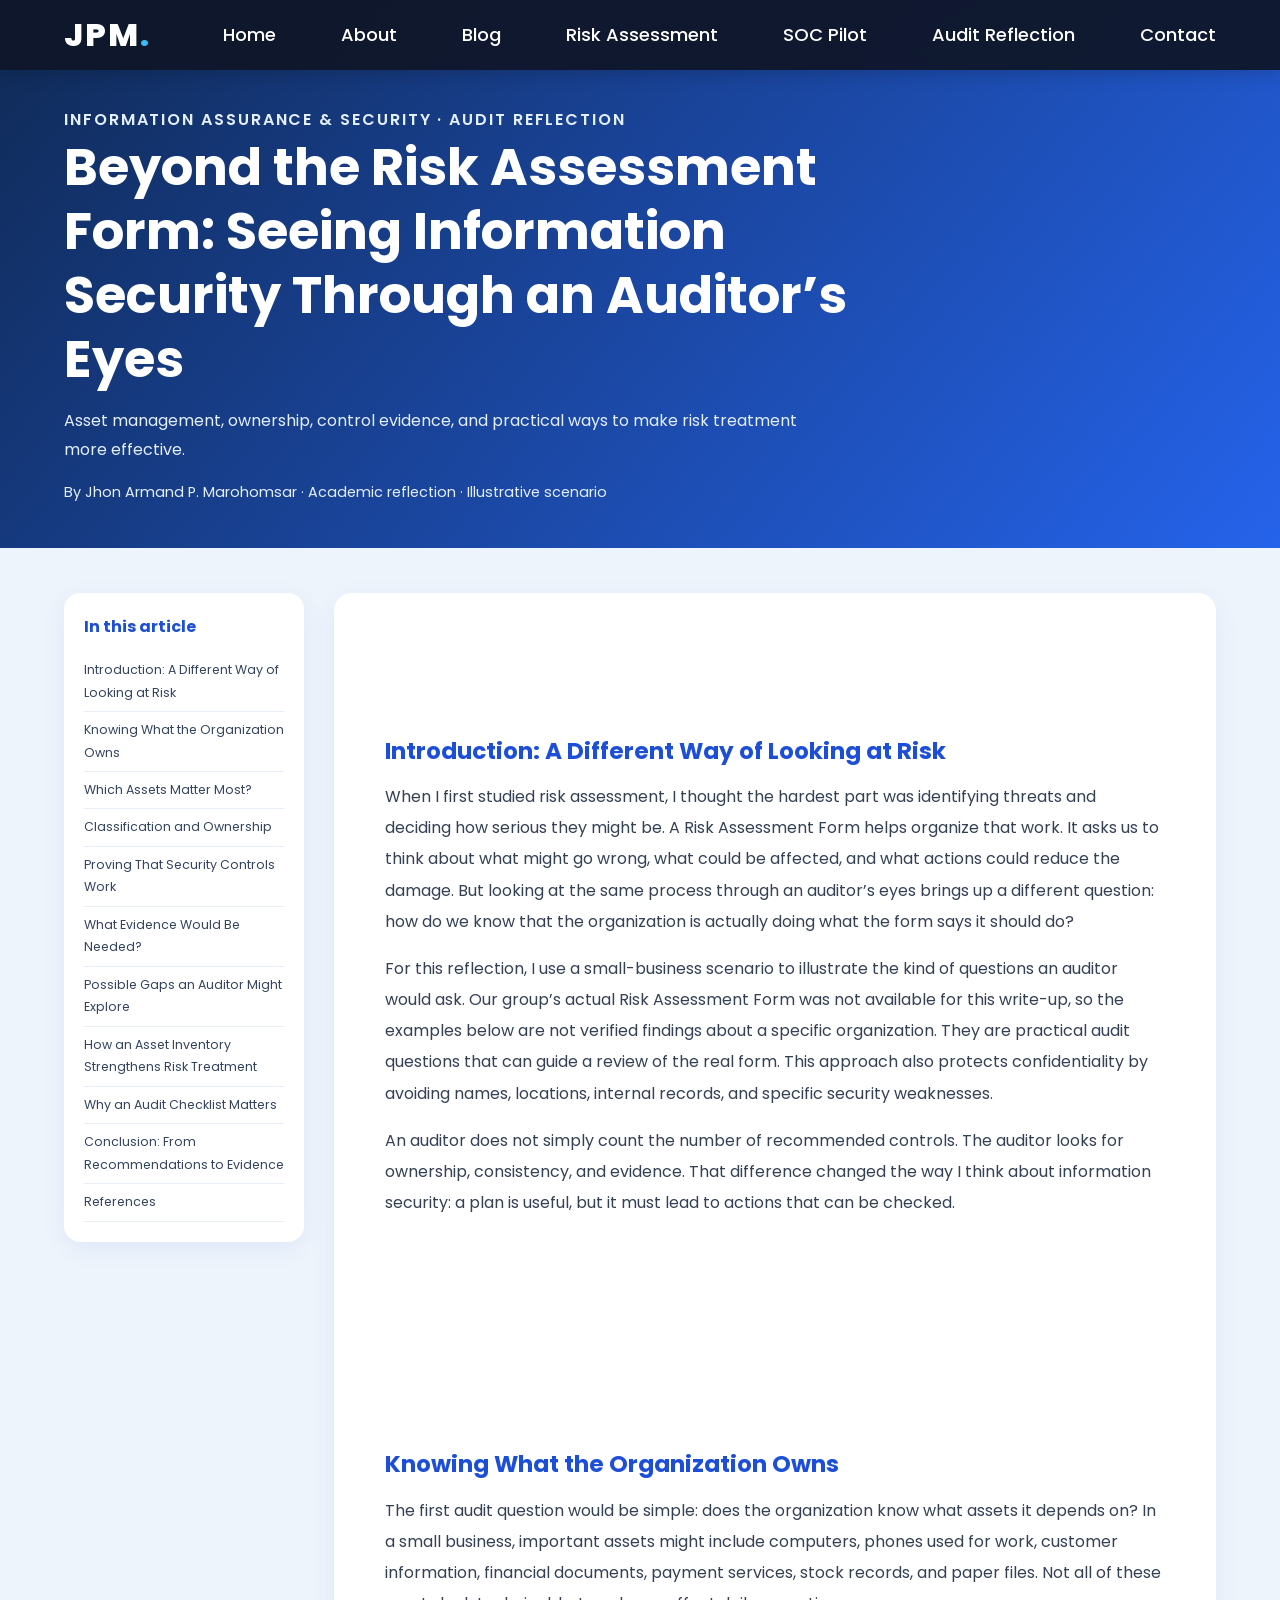
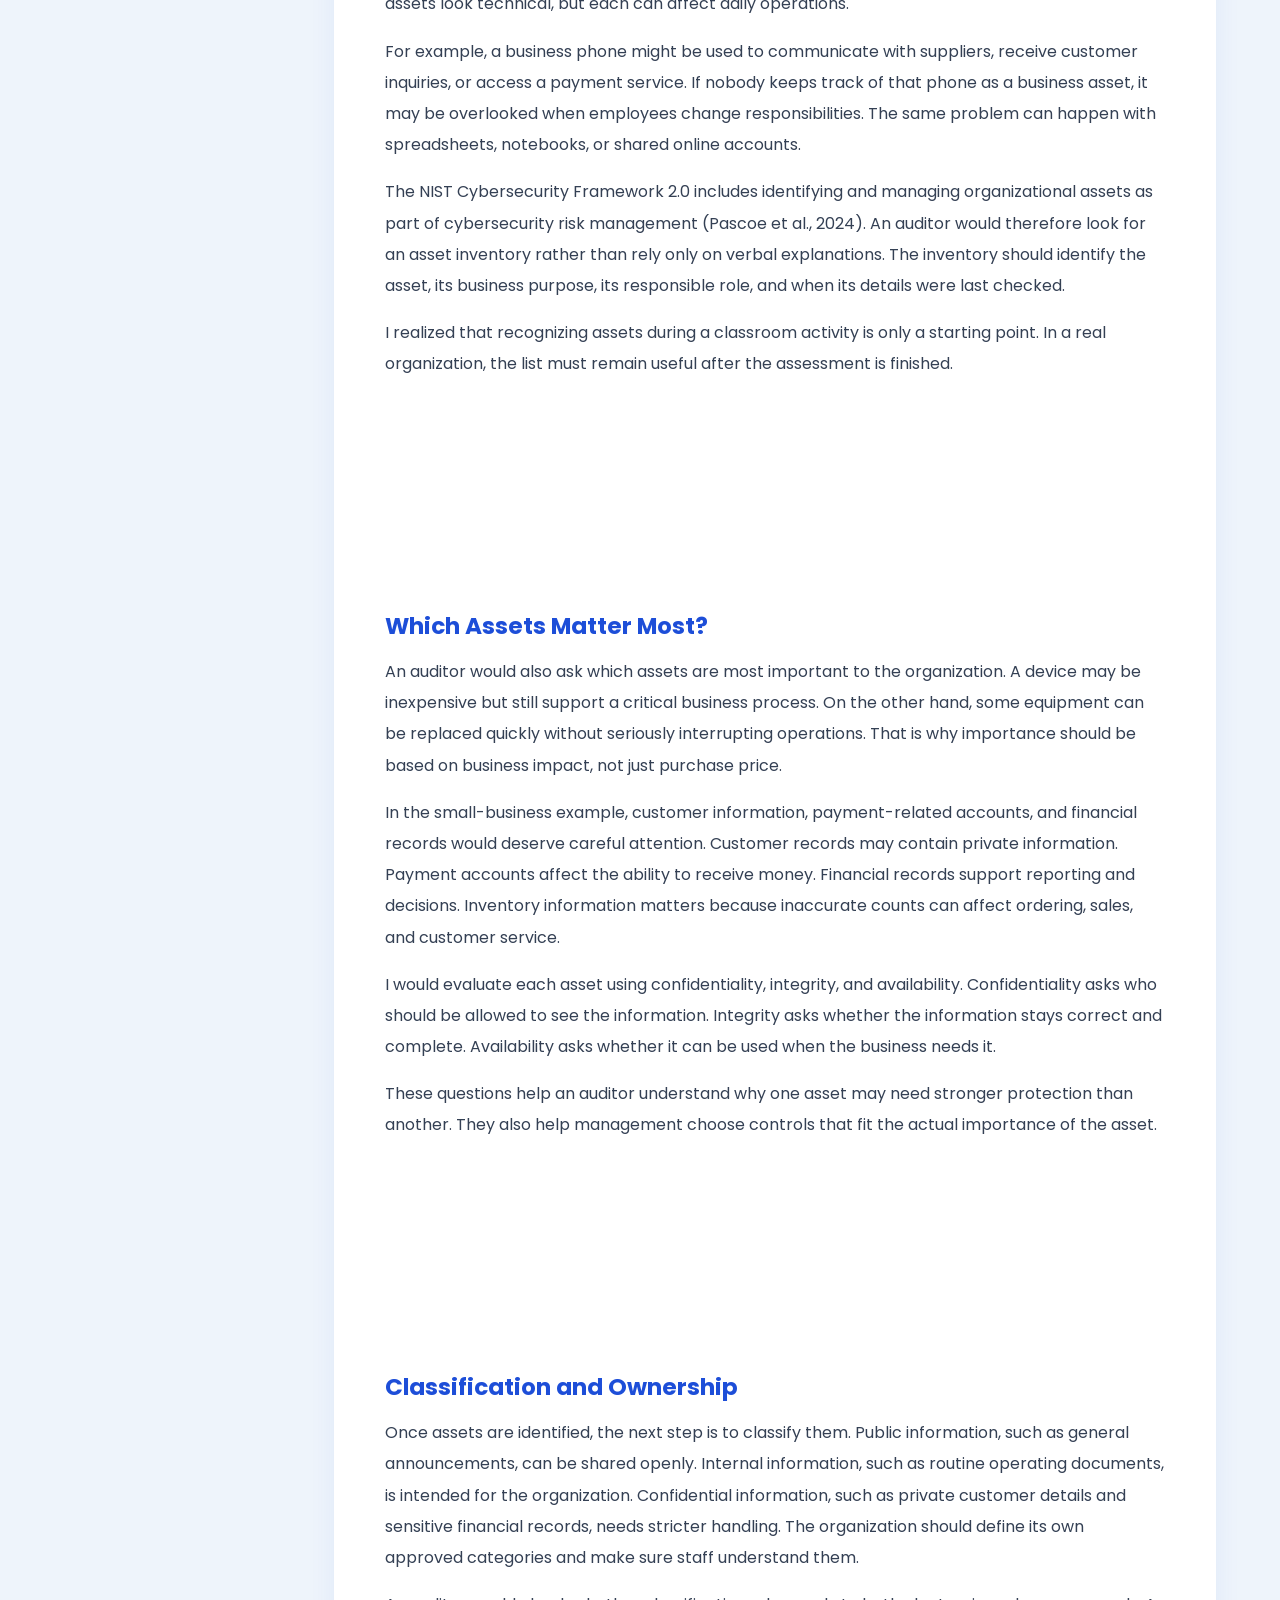
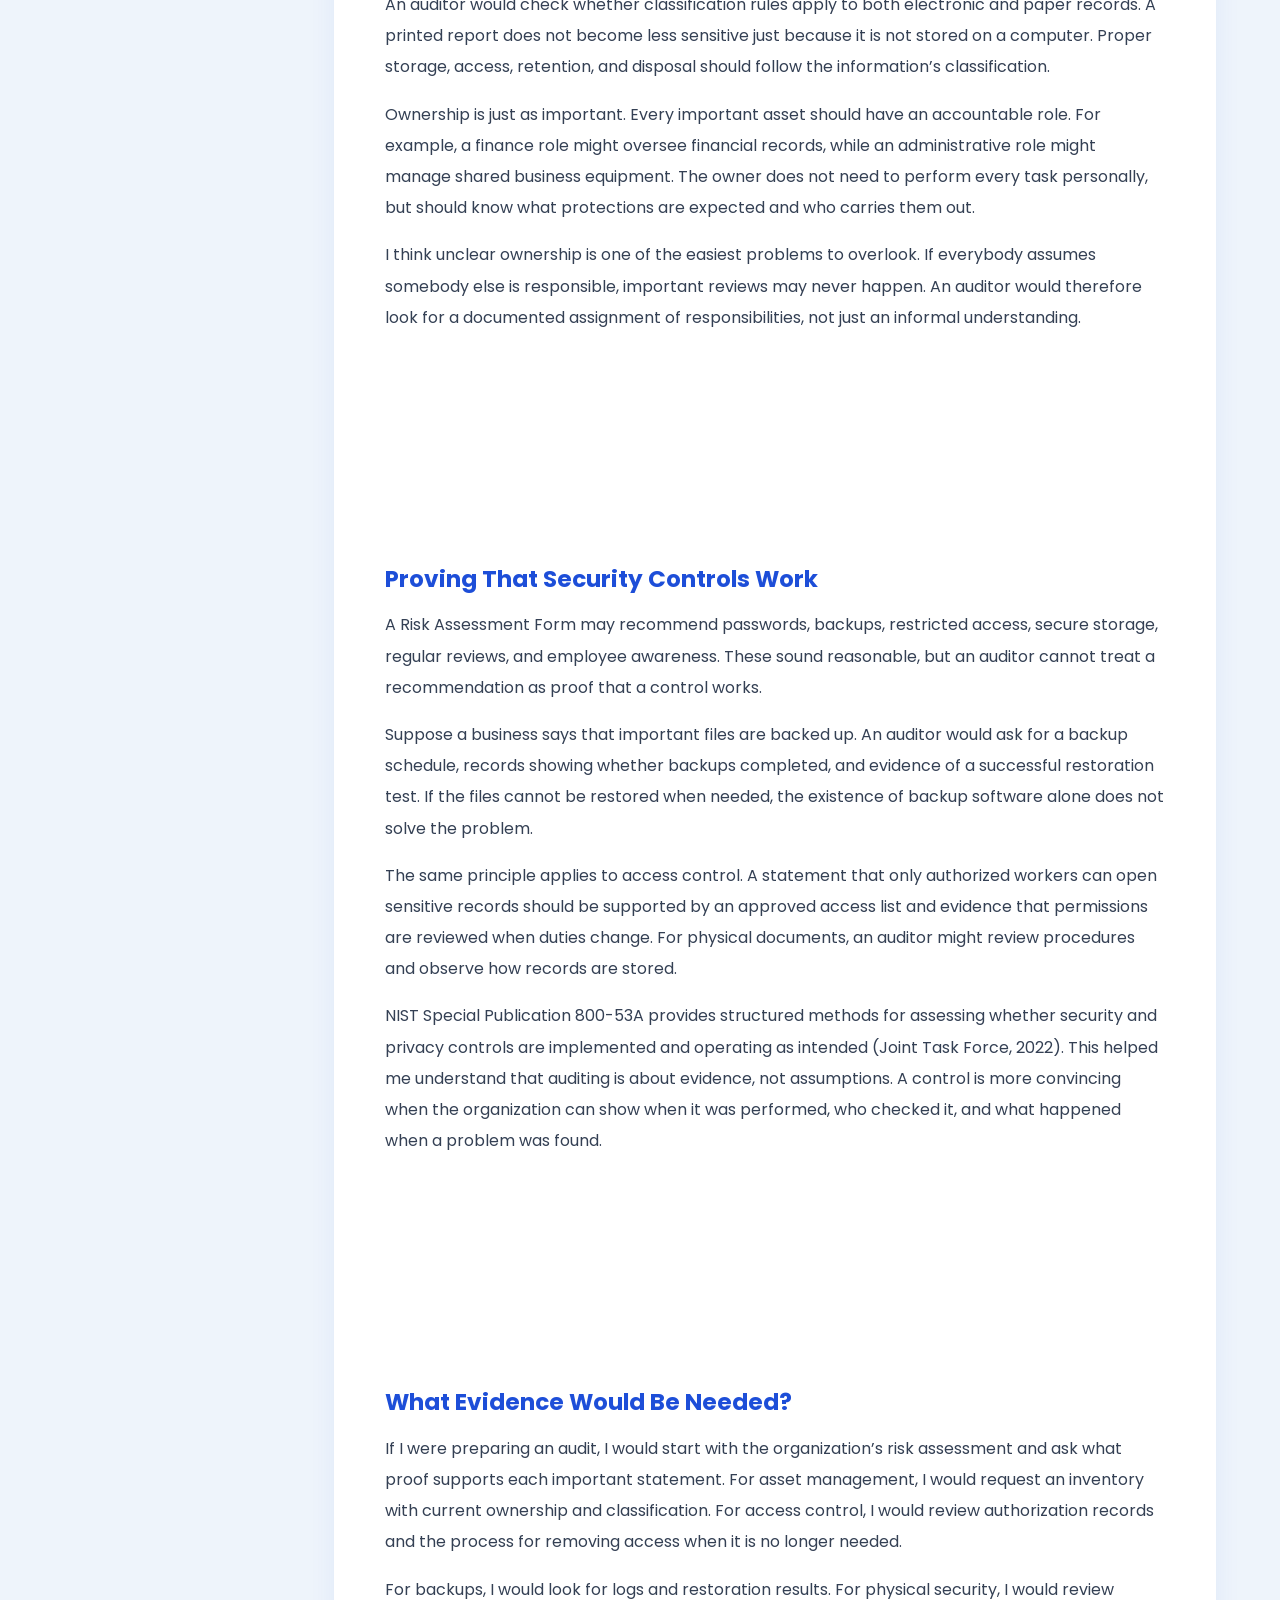
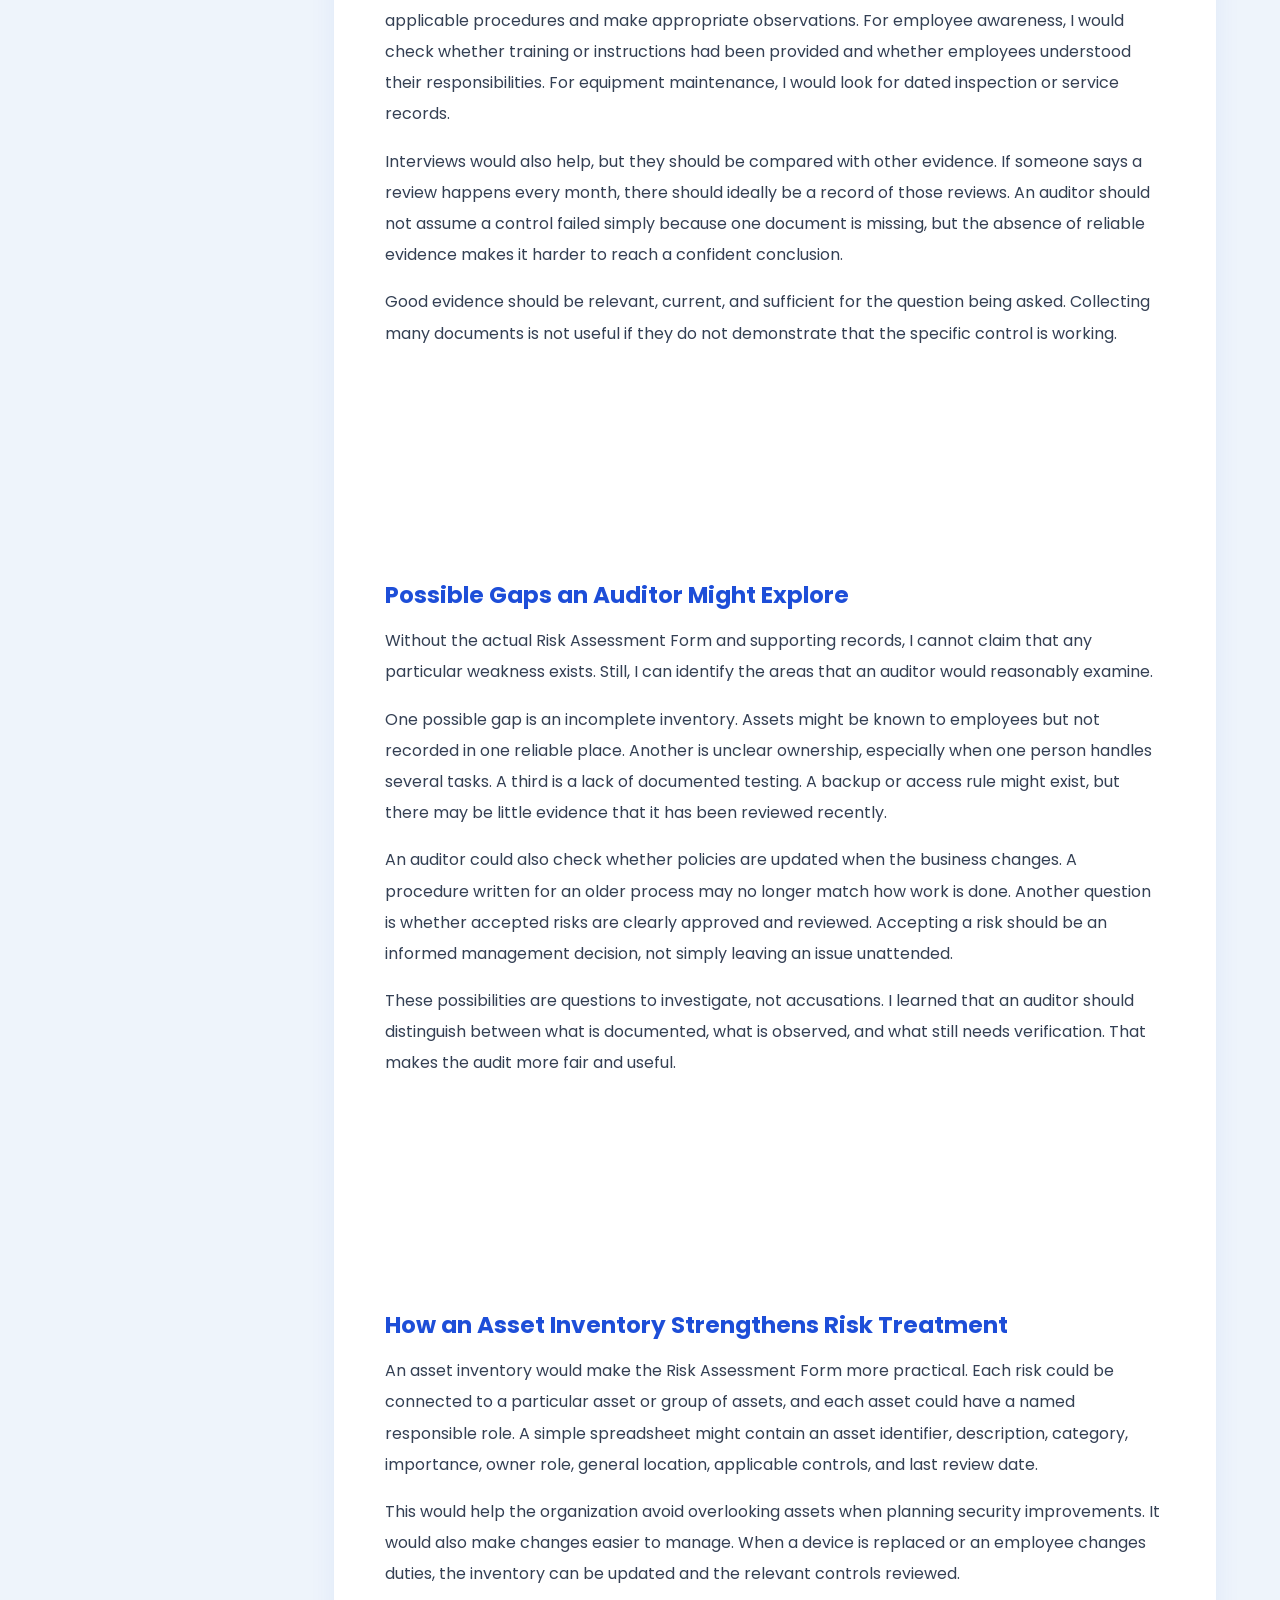
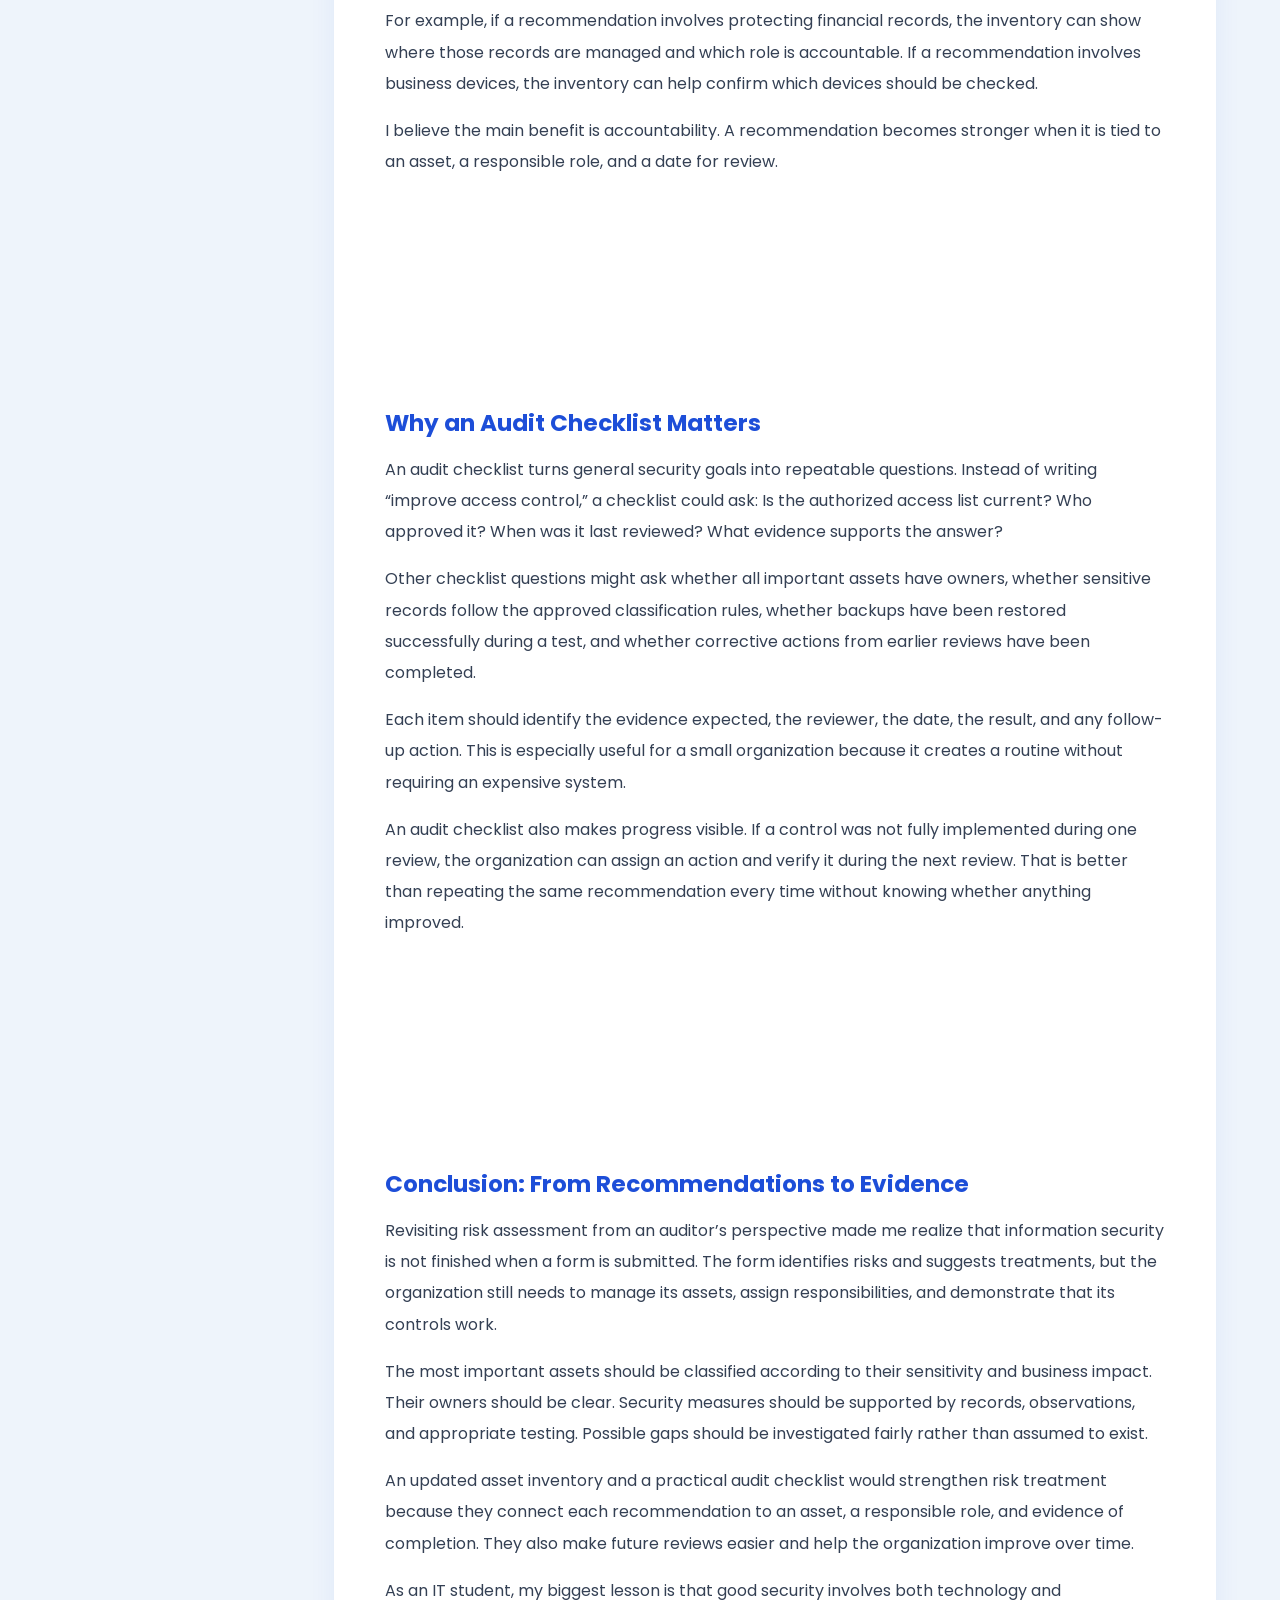
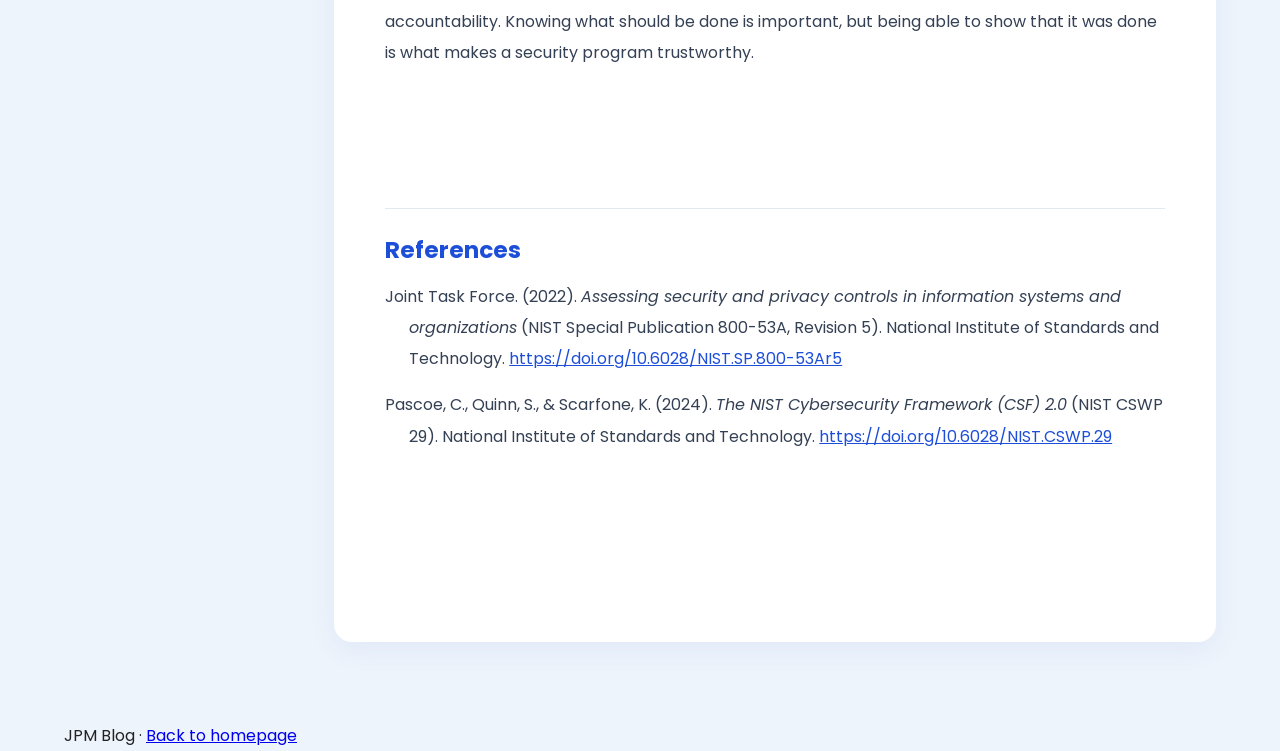
<file: audit-reflection.html>
<!DOCTYPE html><html lang="en"><head><meta charset="UTF-8"><meta name="viewport" content="width=device-width,initial-scale=1"><title>Beyond the Risk Assessment Form | Jhon Armand P. Marohomsar</title><link rel="stylesheet" href="style.css"><link rel="preconnect" href="https://fonts.googleapis.com"><link rel="preconnect" href="https://fonts.gstatic.com" crossorigin><link href="https://fonts.googleapis.com/css2?family=Poppins:wght@300;400;500;600;700&display=swap" rel="stylesheet"><style>.audit-hero{padding:90px 0 42px;background:linear-gradient(130deg,#102a56,#2563eb);color:white}.audit-hero h1{font-size:clamp(2rem,4vw,3.2rem);line-height:1.25;max-width:850px}.audit-hero p{max-width:740px;margin-top:16px;color:#e4efff}.audit-layout{display:grid;grid-template-columns:240px minmax(0,1fr);gap:30px;padding:45px 0 80px;align-items:start}.audit-toc{position:sticky;top:24px;background:white;border-radius:16px;padding:20px;box-shadow:0 6px 25px #1d4ed813;max-height:85vh;overflow:auto}.audit-toc h2{font-size:1rem;color:#1d4ed8;margin-bottom:10px}.audit-toc a{display:block;font-size:.78rem;color:#34445e;text-decoration:none;padding:7px 0;border-bottom:1px solid #e8eef8}.audit-article{background:white;padding:clamp(22px,4vw,52px);border-radius:18px;box-shadow:0 8px 28px #1d4ed811}.audit-section{margin-bottom:34px;scroll-margin-top:30px}.audit-section h2{font-size:1.45rem;color:#1d4ed8;line-height:1.4;margin-bottom:14px}.audit-section p{margin-bottom:16px;line-height:1.95;color:#344054}.audit-refs{border-top:1px solid #e2e8f0;padding-top:25px;overflow-wrap:anywhere}.audit-refs p{padding-left:24px;text-indent:-24px;margin-bottom:15px}.audit-refs a{color:#1d4ed8}.audit-note{font-size:.9rem;margin-top:15px}@media(max-width:800px){.audit-layout{display:block}.audit-toc{position:static;max-height:none;margin-bottom:20px}}</style></head><body><header><div class="container nav-container"><h2 class="logo">JPM<span>.</span></h2><nav aria-label="Main navigation"><ul><li><a href="index.html#home">Home</a></li><li><a href="index.html#about">About</a></li><li><a href="index.html#blog">Blog</a></li><li><a href="risk-assessment.html">Risk Assessment</a></li><li><a href="soc-pilot.html">SOC Pilot</a></li><li><a href="audit-reflection.html" aria-current="page">Audit Reflection</a></li><li><a href="index.html#contact">Contact</a></li></ul></nav></div></header><main><section class="audit-hero"><div class="container"><p style="font-weight:600;letter-spacing:.12em;text-transform:uppercase">Information Assurance &amp; Security · Audit Reflection</p><h1>Beyond the Risk Assessment Form: Seeing Information Security Through an Auditor’s Eyes</h1><p>Asset management, ownership, control evidence, and practical ways to make risk treatment more effective.</p><p class="audit-note">By Jhon Armand P. Marohomsar · Academic reflection · Illustrative scenario</p></div></section><div class="container audit-layout"><aside class="audit-toc"><h2>In this article</h2><a href="#section-1">Introduction: A Different Way of Looking at Risk</a><a href="#section-2">Knowing What the Organization Owns</a><a href="#section-3">Which Assets Matter Most?</a><a href="#section-4">Classification and Ownership</a><a href="#section-5">Proving That Security Controls Work</a><a href="#section-6">What Evidence Would Be Needed?</a><a href="#section-7">Possible Gaps an Auditor Might Explore</a><a href="#section-8">How an Asset Inventory Strengthens Risk Treatment</a><a href="#section-9">Why an Audit Checklist Matters</a><a href="#section-10">Conclusion: From Recommendations to Evidence</a><a href="#references">References</a></aside><article class="audit-article"><section class="audit-section" id="section-1"><h2>Introduction: A Different Way of Looking at Risk</h2><p>When I first studied risk assessment, I thought the hardest part was identifying threats and deciding how serious they might be. A Risk Assessment Form helps organize that work. It asks us to think about what might go wrong, what could be affected, and what actions could reduce the damage. But looking at the same process through an auditor’s eyes brings up a different question: how do we know that the organization is actually doing what the form says it should do?</p><p>For this reflection, I use a small-business scenario to illustrate the kind of questions an auditor would ask. Our group’s actual Risk Assessment Form was not available for this write-up, so the examples below are not verified findings about a specific organization. They are practical audit questions that can guide a review of the real form. This approach also protects confidentiality by avoiding names, locations, internal records, and specific security weaknesses.</p><p>An auditor does not simply count the number of recommended controls. The auditor looks for ownership, consistency, and evidence. That difference changed the way I think about information security: a plan is useful, but it must lead to actions that can be checked.</p></section>
<section class="audit-section" id="section-2"><h2>Knowing What the Organization Owns</h2><p>The first audit question would be simple: does the organization know what assets it depends on? In a small business, important assets might include computers, phones used for work, customer information, financial documents, payment services, stock records, and paper files. Not all of these assets look technical, but each can affect daily operations.</p><p>For example, a business phone might be used to communicate with suppliers, receive customer inquiries, or access a payment service. If nobody keeps track of that phone as a business asset, it may be overlooked when employees change responsibilities. The same problem can happen with spreadsheets, notebooks, or shared online accounts.</p><p>The NIST Cybersecurity Framework 2.0 includes identifying and managing organizational assets as part of cybersecurity risk management (Pascoe et al., 2024). An auditor would therefore look for an asset inventory rather than rely only on verbal explanations. The inventory should identify the asset, its business purpose, its responsible role, and when its details were last checked.</p><p>I realized that recognizing assets during a classroom activity is only a starting point. In a real organization, the list must remain useful after the assessment is finished.</p></section>
<section class="audit-section" id="section-3"><h2>Which Assets Matter Most?</h2><p>An auditor would also ask which assets are most important to the organization. A device may be inexpensive but still support a critical business process. On the other hand, some equipment can be replaced quickly without seriously interrupting operations. That is why importance should be based on business impact, not just purchase price.</p><p>In the small-business example, customer information, payment-related accounts, and financial records would deserve careful attention. Customer records may contain private information. Payment accounts affect the ability to receive money. Financial records support reporting and decisions. Inventory information matters because inaccurate counts can affect ordering, sales, and customer service.</p><p>I would evaluate each asset using confidentiality, integrity, and availability. Confidentiality asks who should be allowed to see the information. Integrity asks whether the information stays correct and complete. Availability asks whether it can be used when the business needs it.</p><p>These questions help an auditor understand why one asset may need stronger protection than another. They also help management choose controls that fit the actual importance of the asset.</p></section>
<section class="audit-section" id="section-4"><h2>Classification and Ownership</h2><p>Once assets are identified, the next step is to classify them. Public information, such as general announcements, can be shared openly. Internal information, such as routine operating documents, is intended for the organization. Confidential information, such as private customer details and sensitive financial records, needs stricter handling. The organization should define its own approved categories and make sure staff understand them.</p><p>An auditor would check whether classification rules apply to both electronic and paper records. A printed report does not become less sensitive just because it is not stored on a computer. Proper storage, access, retention, and disposal should follow the information’s classification.</p><p>Ownership is just as important. Every important asset should have an accountable role. For example, a finance role might oversee financial records, while an administrative role might manage shared business equipment. The owner does not need to perform every task personally, but should know what protections are expected and who carries them out.</p><p>I think unclear ownership is one of the easiest problems to overlook. If everybody assumes somebody else is responsible, important reviews may never happen. An auditor would therefore look for a documented assignment of responsibilities, not just an informal understanding.</p></section>
<section class="audit-section" id="section-5"><h2>Proving That Security Controls Work</h2><p>A Risk Assessment Form may recommend passwords, backups, restricted access, secure storage, regular reviews, and employee awareness. These sound reasonable, but an auditor cannot treat a recommendation as proof that a control works.</p><p>Suppose a business says that important files are backed up. An auditor would ask for a backup schedule, records showing whether backups completed, and evidence of a successful restoration test. If the files cannot be restored when needed, the existence of backup software alone does not solve the problem.</p><p>The same principle applies to access control. A statement that only authorized workers can open sensitive records should be supported by an approved access list and evidence that permissions are reviewed when duties change. For physical documents, an auditor might review procedures and observe how records are stored.</p><p>NIST Special Publication 800-53A provides structured methods for assessing whether security and privacy controls are implemented and operating as intended (Joint Task Force, 2022). This helped me understand that auditing is about evidence, not assumptions. A control is more convincing when the organization can show when it was performed, who checked it, and what happened when a problem was found.</p></section>
<section class="audit-section" id="section-6"><h2>What Evidence Would Be Needed?</h2><p>If I were preparing an audit, I would start with the organization’s risk assessment and ask what proof supports each important statement. For asset management, I would request an inventory with current ownership and classification. For access control, I would review authorization records and the process for removing access when it is no longer needed.</p><p>For backups, I would look for logs and restoration results. For physical security, I would review applicable procedures and make appropriate observations. For employee awareness, I would check whether training or instructions had been provided and whether employees understood their responsibilities. For equipment maintenance, I would look for dated inspection or service records.</p><p>Interviews would also help, but they should be compared with other evidence. If someone says a review happens every month, there should ideally be a record of those reviews. An auditor should not assume a control failed simply because one document is missing, but the absence of reliable evidence makes it harder to reach a confident conclusion.</p><p>Good evidence should be relevant, current, and sufficient for the question being asked. Collecting many documents is not useful if they do not demonstrate that the specific control is working.</p></section>
<section class="audit-section" id="section-7"><h2>Possible Gaps an Auditor Might Explore</h2><p>Without the actual Risk Assessment Form and supporting records, I cannot claim that any particular weakness exists. Still, I can identify the areas that an auditor would reasonably examine.</p><p>One possible gap is an incomplete inventory. Assets might be known to employees but not recorded in one reliable place. Another is unclear ownership, especially when one person handles several tasks. A third is a lack of documented testing. A backup or access rule might exist, but there may be little evidence that it has been reviewed recently.</p><p>An auditor could also check whether policies are updated when the business changes. A procedure written for an older process may no longer match how work is done. Another question is whether accepted risks are clearly approved and reviewed. Accepting a risk should be an informed management decision, not simply leaving an issue unattended.</p><p>These possibilities are questions to investigate, not accusations. I learned that an auditor should distinguish between what is documented, what is observed, and what still needs verification. That makes the audit more fair and useful.</p></section>
<section class="audit-section" id="section-8"><h2>How an Asset Inventory Strengthens Risk Treatment</h2><p>An asset inventory would make the Risk Assessment Form more practical. Each risk could be connected to a particular asset or group of assets, and each asset could have a named responsible role. A simple spreadsheet might contain an asset identifier, description, category, importance, owner role, general location, applicable controls, and last review date.</p><p>This would help the organization avoid overlooking assets when planning security improvements. It would also make changes easier to manage. When a device is replaced or an employee changes duties, the inventory can be updated and the relevant controls reviewed.</p><p>For example, if a recommendation involves protecting financial records, the inventory can show where those records are managed and which role is accountable. If a recommendation involves business devices, the inventory can help confirm which devices should be checked.</p><p>I believe the main benefit is accountability. A recommendation becomes stronger when it is tied to an asset, a responsible role, and a date for review.</p></section>
<section class="audit-section" id="section-9"><h2>Why an Audit Checklist Matters</h2><p>An audit checklist turns general security goals into repeatable questions. Instead of writing “improve access control,” a checklist could ask: Is the authorized access list current? Who approved it? When was it last reviewed? What evidence supports the answer?</p><p>Other checklist questions might ask whether all important assets have owners, whether sensitive records follow the approved classification rules, whether backups have been restored successfully during a test, and whether corrective actions from earlier reviews have been completed.</p><p>Each item should identify the evidence expected, the reviewer, the date, the result, and any follow-up action. This is especially useful for a small organization because it creates a routine without requiring an expensive system.</p><p>An audit checklist also makes progress visible. If a control was not fully implemented during one review, the organization can assign an action and verify it during the next review. That is better than repeating the same recommendation every time without knowing whether anything improved.</p></section>
<section class="audit-section" id="section-10"><h2>Conclusion: From Recommendations to Evidence</h2><p>Revisiting risk assessment from an auditor’s perspective made me realize that information security is not finished when a form is submitted. The form identifies risks and suggests treatments, but the organization still needs to manage its assets, assign responsibilities, and demonstrate that its controls work.</p><p>The most important assets should be classified according to their sensitivity and business impact. Their owners should be clear. Security measures should be supported by records, observations, and appropriate testing. Possible gaps should be investigated fairly rather than assumed to exist.</p><p>An updated asset inventory and a practical audit checklist would strengthen risk treatment because they connect each recommendation to an asset, a responsible role, and evidence of completion. They also make future reviews easier and help the organization improve over time.</p><p>As an IT student, my biggest lesson is that good security involves both technology and accountability. Knowing what should be done is important, but being able to show that it was done is what makes a security program trustworthy.</p></section><section class="audit-section audit-refs" id="references"><h2>References</h2><p>Joint Task Force. (2022). <em>Assessing security and privacy controls in information systems and organizations</em> (NIST Special Publication 800-53A, Revision 5). National Institute of Standards and Technology. <a href="https://doi.org/10.6028/NIST.SP.800-53Ar5">https://doi.org/10.6028/NIST.SP.800-53Ar5</a></p><p>Pascoe, C., Quinn, S., &amp; Scarfone, K. (2024). <em>The NIST Cybersecurity Framework (CSF) 2.0</em> (NIST CSWP 29). National Institute of Standards and Technology. <a href="https://doi.org/10.6028/NIST.CSWP.29">https://doi.org/10.6028/NIST.CSWP.29</a></p></section></article></div></main><footer><div class="container"><p>JPM Blog · <a href="index.html">Back to homepage</a></p></div></footer></body></html>
</file>
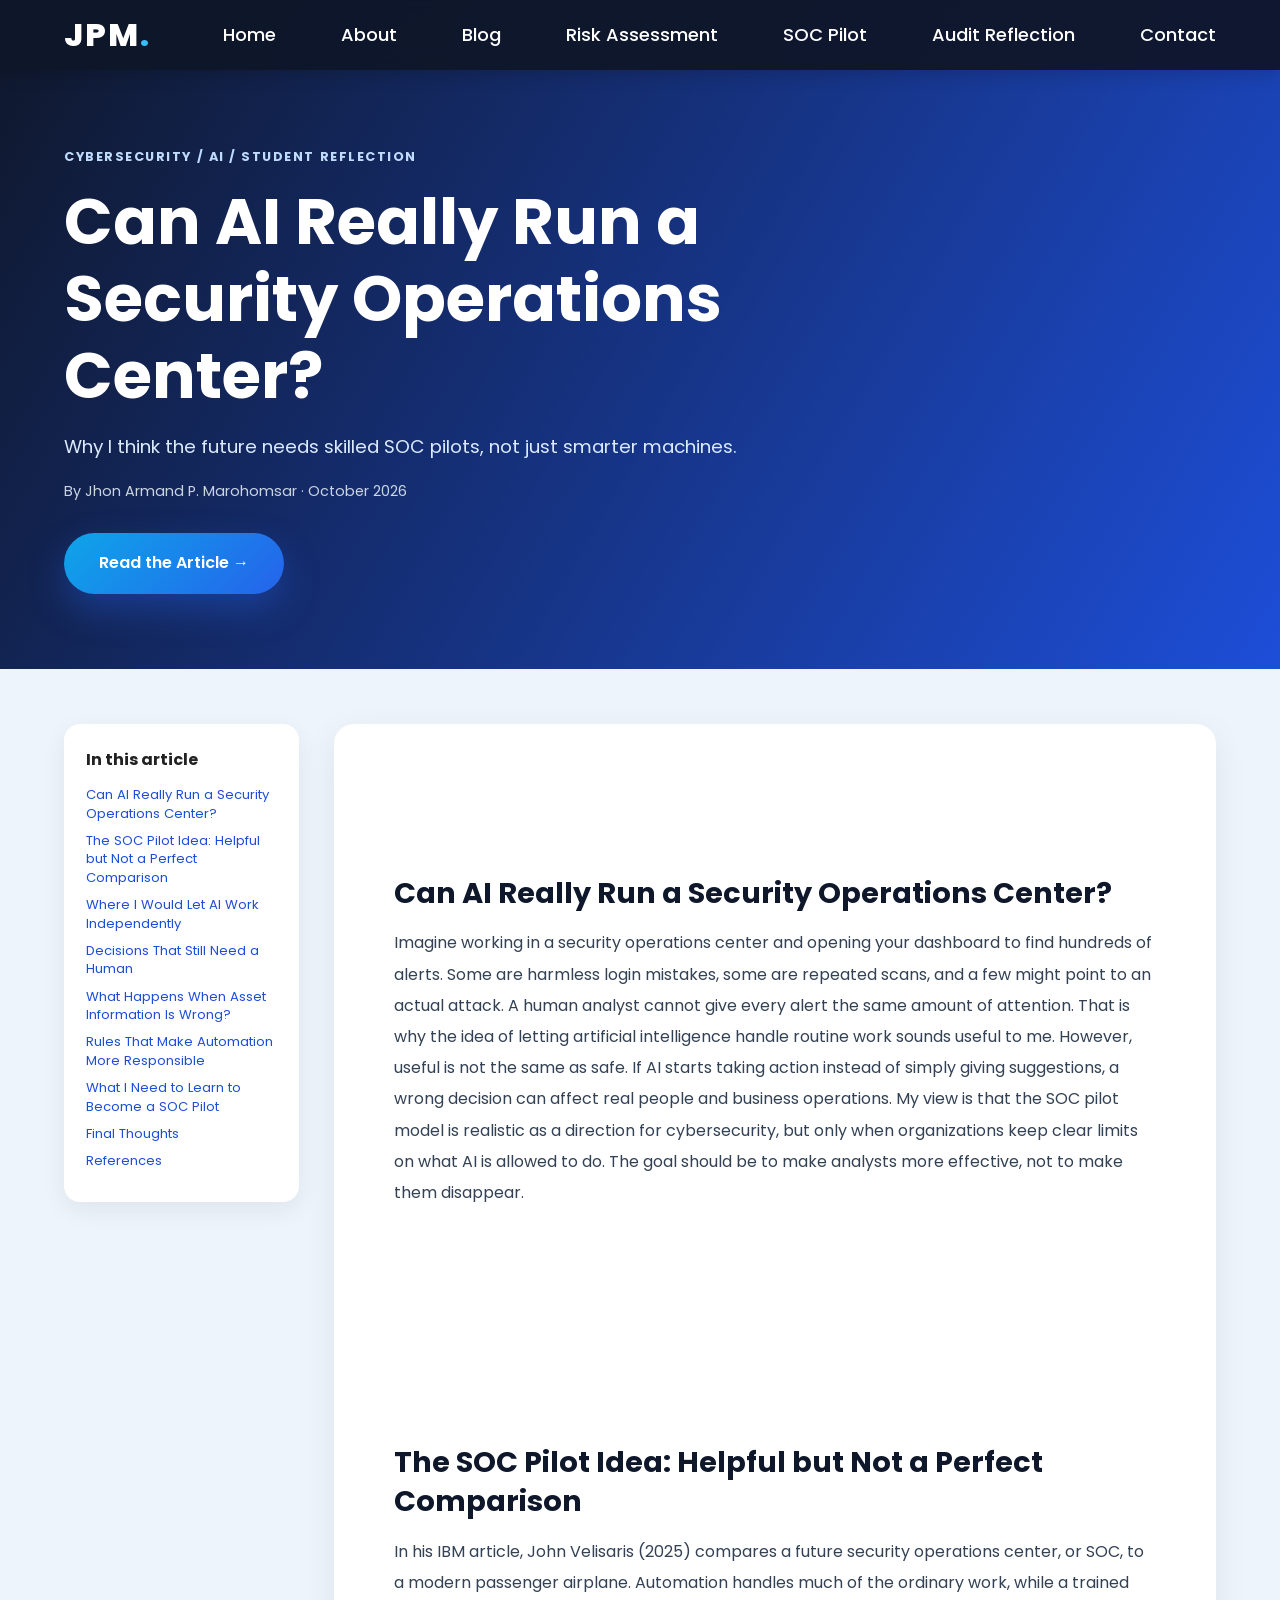
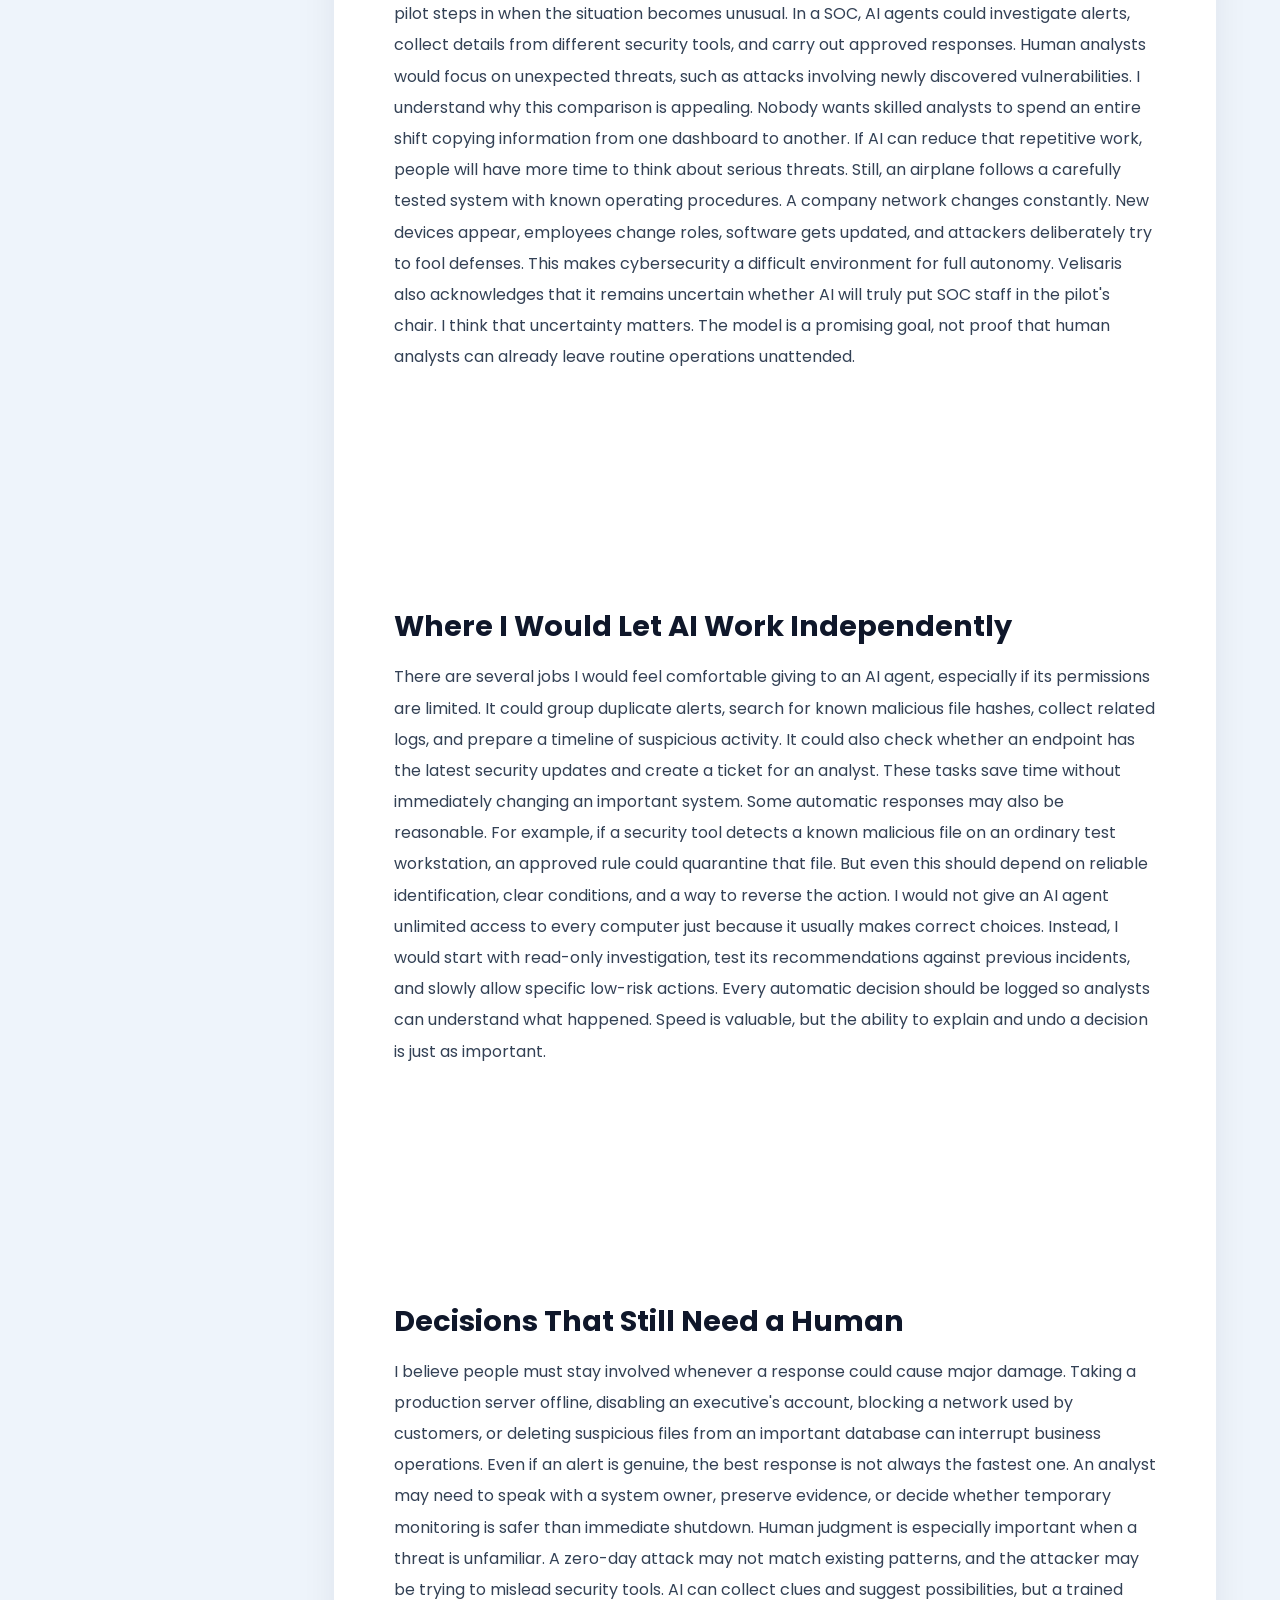
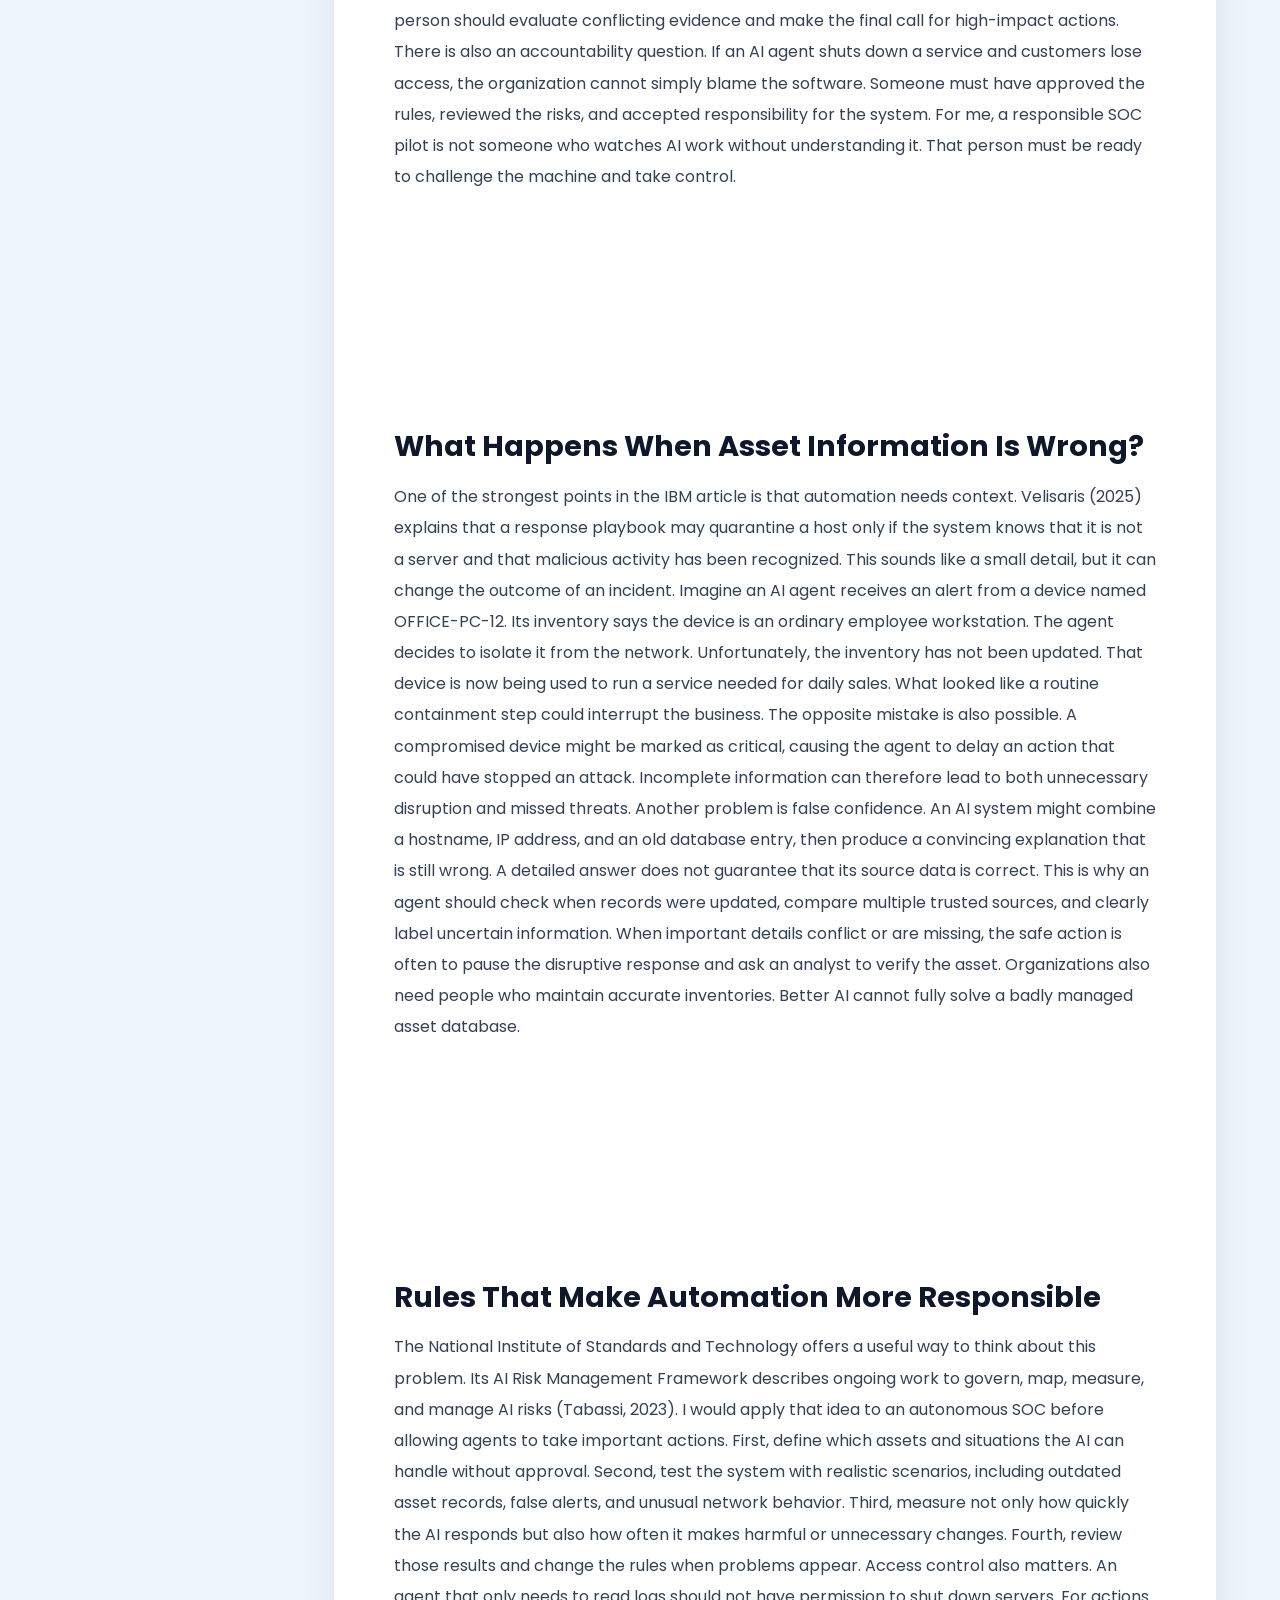
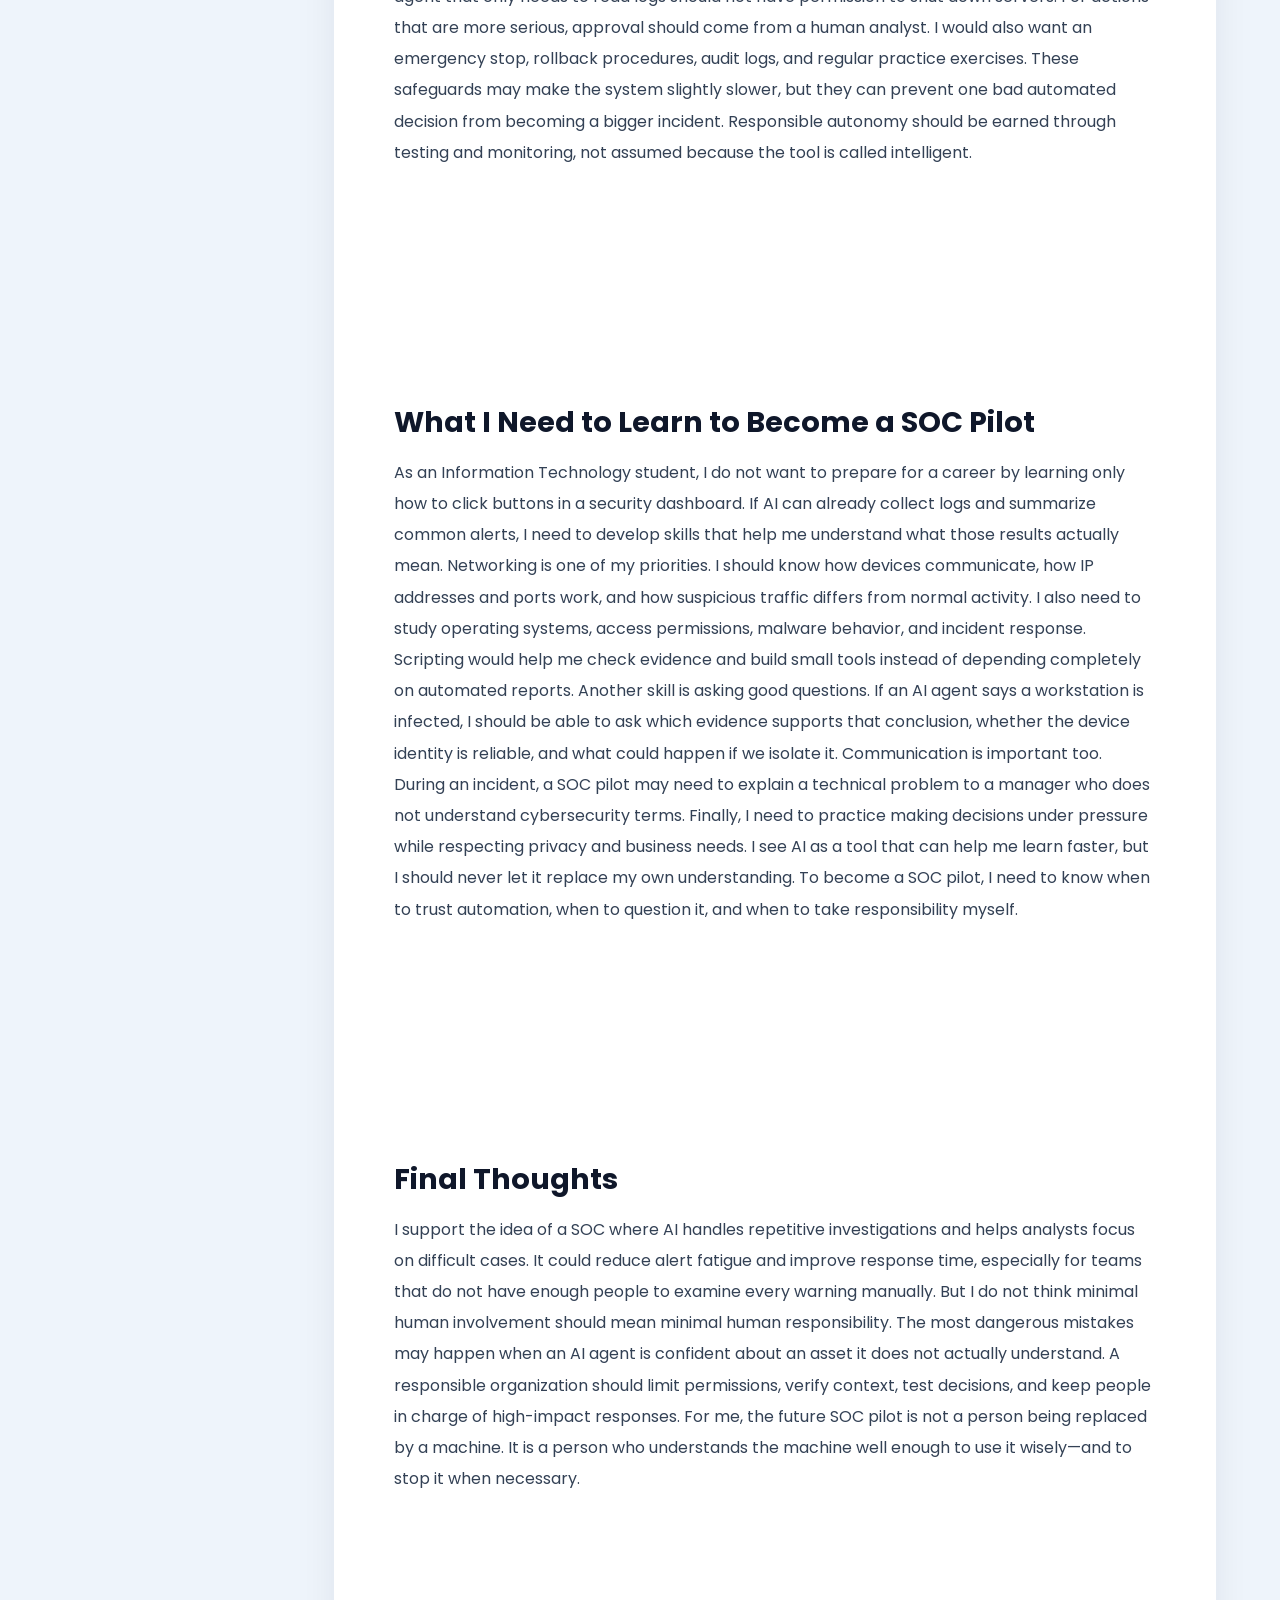
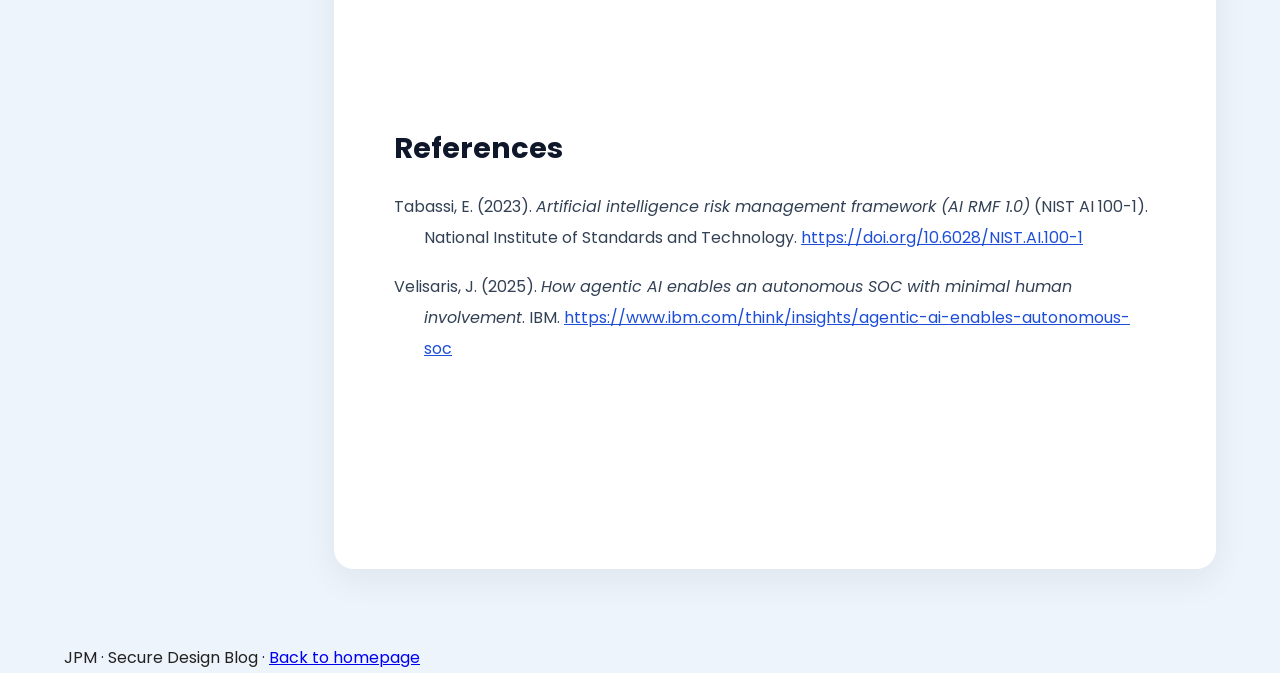
<file: soc-pilot.html>
<!DOCTYPE html><html lang="en"><head><meta charset="UTF-8"><meta name="viewport" content="width=device-width, initial-scale=1.0"><meta name="description" content="A student reflection on agentic AI, human oversight and responsible automation in security operations centers."><title>Can AI Really Run a SOC? | JPM Blog</title><link rel="stylesheet" href="style.css"><link rel="preconnect" href="https://fonts.googleapis.com"><link rel="preconnect" href="https://fonts.gstatic.com" crossorigin><link href="https://fonts.googleapis.com/css2?family=Poppins:wght@300;400;500;600;700&display=swap" rel="stylesheet"></head><body><header><div class="container nav-container"><h2 class="logo">JPM<span>.</span></h2><nav aria-label="Main navigation"><ul><li><a href="index.html#home">Home</a></li><li><a href="index.html#about">About</a></li><li><a href="index.html#blog">Blog</a></li><li><a href="risk-assessment.html">Risk Assessment</a></li><li><a href="soc-pilot.html">SOC Pilot</a></li><li><a href="audit-reflection.html">Audit Reflection</a></li><li><a href="index.html#contact">Contact</a></li></ul></nav></div></header><main><section class="soc-hero"><div class="container"><p class="soc-eyebrow">CYBERSECURITY / AI / STUDENT REFLECTION</p><h1>Can AI Really Run a Security Operations Center?</h1><p class="soc-deck">Why I think the future needs skilled SOC pilots, not just smarter machines.</p><p class="soc-meta">By Jhon Armand P. Marohomsar · October 2026</p><a class="btn" href="#opening">Read the Article →</a></div></section><div class="container soc-layout"><aside class="soc-toc"><h3>In this article</h3><ul><li><a href="#opening">Can AI Really Run a Security Operations Center?</a></li><li><a href="#pilot">The SOC Pilot Idea: Helpful but Not a Perfect Comparison</a></li><li><a href="#safe">Where I Would Let AI Work Independently</a></li><li><a href="#humans">Decisions That Still Need a Human</a></li><li><a href="#context">What Happens When Asset Information Is Wrong?</a></li><li><a href="#guardrails">Rules That Make Automation More Responsible</a></li><li><a href="#skills">What I Need to Learn to Become a SOC Pilot</a></li><li><a href="#closing">Final Thoughts</a></li><li><a href="#references">References</a></li></ul></aside><article class="soc-article"><section class="soc-section" id="opening"><h2>Can AI Really Run a Security Operations Center?</h2><p>Imagine working in a security operations center and opening your dashboard to find hundreds of alerts. Some are harmless login mistakes, some are repeated scans, and a few might point to an actual attack. A human analyst cannot give every alert the same amount of attention. That is why the idea of letting artificial intelligence handle routine work sounds useful to me. However, useful is not the same as safe. If AI starts taking action instead of simply giving suggestions, a wrong decision can affect real people and business operations. My view is that the SOC pilot model is realistic as a direction for cybersecurity, but only when organizations keep clear limits on what AI is allowed to do. The goal should be to make analysts more effective, not to make them disappear.</p></section>
<section class="soc-section" id="pilot"><h2>The SOC Pilot Idea: Helpful but Not a Perfect Comparison</h2><p>In his IBM article, John Velisaris (2025) compares a future security operations center, or SOC, to a modern passenger airplane. Automation handles much of the ordinary work, while a trained pilot steps in when the situation becomes unusual. In a SOC, AI agents could investigate alerts, collect details from different security tools, and carry out approved responses. Human analysts would focus on unexpected threats, such as attacks involving newly discovered vulnerabilities. I understand why this comparison is appealing. Nobody wants skilled analysts to spend an entire shift copying information from one dashboard to another. If AI can reduce that repetitive work, people will have more time to think about serious threats. Still, an airplane follows a carefully tested system with known operating procedures. A company network changes constantly. New devices appear, employees change roles, software gets updated, and attackers deliberately try to fool defenses. This makes cybersecurity a difficult environment for full autonomy. Velisaris also acknowledges that it remains uncertain whether AI will truly put SOC staff in the pilot&#x27;s chair. I think that uncertainty matters. The model is a promising goal, not proof that human analysts can already leave routine operations unattended.</p></section>
<section class="soc-section" id="safe"><h2>Where I Would Let AI Work Independently</h2><p>There are several jobs I would feel comfortable giving to an AI agent, especially if its permissions are limited. It could group duplicate alerts, search for known malicious file hashes, collect related logs, and prepare a timeline of suspicious activity. It could also check whether an endpoint has the latest security updates and create a ticket for an analyst. These tasks save time without immediately changing an important system. Some automatic responses may also be reasonable. For example, if a security tool detects a known malicious file on an ordinary test workstation, an approved rule could quarantine that file. But even this should depend on reliable identification, clear conditions, and a way to reverse the action. I would not give an AI agent unlimited access to every computer just because it usually makes correct choices. Instead, I would start with read-only investigation, test its recommendations against previous incidents, and slowly allow specific low-risk actions. Every automatic decision should be logged so analysts can understand what happened. Speed is valuable, but the ability to explain and undo a decision is just as important.</p></section>
<section class="soc-section" id="humans"><h2>Decisions That Still Need a Human</h2><p>I believe people must stay involved whenever a response could cause major damage. Taking a production server offline, disabling an executive&#x27;s account, blocking a network used by customers, or deleting suspicious files from an important database can interrupt business operations. Even if an alert is genuine, the best response is not always the fastest one. An analyst may need to speak with a system owner, preserve evidence, or decide whether temporary monitoring is safer than immediate shutdown. Human judgment is especially important when a threat is unfamiliar. A zero-day attack may not match existing patterns, and the attacker may be trying to mislead security tools. AI can collect clues and suggest possibilities, but a trained person should evaluate conflicting evidence and make the final call for high-impact actions. There is also an accountability question. If an AI agent shuts down a service and customers lose access, the organization cannot simply blame the software. Someone must have approved the rules, reviewed the risks, and accepted responsibility for the system. For me, a responsible SOC pilot is not someone who watches AI work without understanding it. That person must be ready to challenge the machine and take control.</p></section>
<section class="soc-section" id="context"><h2>What Happens When Asset Information Is Wrong?</h2><p>One of the strongest points in the IBM article is that automation needs context. Velisaris (2025) explains that a response playbook may quarantine a host only if the system knows that it is not a server and that malicious activity has been recognized. This sounds like a small detail, but it can change the outcome of an incident. Imagine an AI agent receives an alert from a device named OFFICE-PC-12. Its inventory says the device is an ordinary employee workstation. The agent decides to isolate it from the network. Unfortunately, the inventory has not been updated. That device is now being used to run a service needed for daily sales. What looked like a routine containment step could interrupt the business. The opposite mistake is also possible. A compromised device might be marked as critical, causing the agent to delay an action that could have stopped an attack. Incomplete information can therefore lead to both unnecessary disruption and missed threats. Another problem is false confidence. An AI system might combine a hostname, IP address, and an old database entry, then produce a convincing explanation that is still wrong. A detailed answer does not guarantee that its source data is correct. This is why an agent should check when records were updated, compare multiple trusted sources, and clearly label uncertain information. When important details conflict or are missing, the safe action is often to pause the disruptive response and ask an analyst to verify the asset. Organizations also need people who maintain accurate inventories. Better AI cannot fully solve a badly managed asset database.</p></section>
<section class="soc-section" id="guardrails"><h2>Rules That Make Automation More Responsible</h2><p>The National Institute of Standards and Technology offers a useful way to think about this problem. Its AI Risk Management Framework describes ongoing work to govern, map, measure, and manage AI risks (Tabassi, 2023). I would apply that idea to an autonomous SOC before allowing agents to take important actions. First, define which assets and situations the AI can handle without approval. Second, test the system with realistic scenarios, including outdated asset records, false alerts, and unusual network behavior. Third, measure not only how quickly the AI responds but also how often it makes harmful or unnecessary changes. Fourth, review those results and change the rules when problems appear. Access control also matters. An agent that only needs to read logs should not have permission to shut down servers. For actions that are more serious, approval should come from a human analyst. I would also want an emergency stop, rollback procedures, audit logs, and regular practice exercises. These safeguards may make the system slightly slower, but they can prevent one bad automated decision from becoming a bigger incident. Responsible autonomy should be earned through testing and monitoring, not assumed because the tool is called intelligent.</p></section>
<section class="soc-section" id="skills"><h2>What I Need to Learn to Become a SOC Pilot</h2><p>As an Information Technology student, I do not want to prepare for a career by learning only how to click buttons in a security dashboard. If AI can already collect logs and summarize common alerts, I need to develop skills that help me understand what those results actually mean. Networking is one of my priorities. I should know how devices communicate, how IP addresses and ports work, and how suspicious traffic differs from normal activity. I also need to study operating systems, access permissions, malware behavior, and incident response. Scripting would help me check evidence and build small tools instead of depending completely on automated reports. Another skill is asking good questions. If an AI agent says a workstation is infected, I should be able to ask which evidence supports that conclusion, whether the device identity is reliable, and what could happen if we isolate it. Communication is important too. During an incident, a SOC pilot may need to explain a technical problem to a manager who does not understand cybersecurity terms. Finally, I need to practice making decisions under pressure while respecting privacy and business needs. I see AI as a tool that can help me learn faster, but I should never let it replace my own understanding. To become a SOC pilot, I need to know when to trust automation, when to question it, and when to take responsibility myself.</p></section>
<section class="soc-section" id="closing"><h2>Final Thoughts</h2><p>I support the idea of a SOC where AI handles repetitive investigations and helps analysts focus on difficult cases. It could reduce alert fatigue and improve response time, especially for teams that do not have enough people to examine every warning manually. But I do not think minimal human involvement should mean minimal human responsibility. The most dangerous mistakes may happen when an AI agent is confident about an asset it does not actually understand. A responsible organization should limit permissions, verify context, test decisions, and keep people in charge of high-impact responses. For me, the future SOC pilot is not a person being replaced by a machine. It is a person who understands the machine well enough to use it wisely—and to stop it when necessary.</p></section><section class="soc-section" id="references"><h2>References</h2><div class="soc-refs"><p>Tabassi, E. (2023). <em>Artificial intelligence risk management framework (AI RMF 1.0)</em> (NIST AI 100-1). National Institute of Standards and Technology. <a href="https://doi.org/10.6028/NIST.AI.100-1" target="_blank" rel="noopener noreferrer">https://doi.org/10.6028/NIST.AI.100-1</a></p><p>Velisaris, J. (2025). <em>How agentic AI enables an autonomous SOC with minimal human involvement</em>. IBM. <a href="https://www.ibm.com/think/insights/agentic-ai-enables-autonomous-soc" target="_blank" rel="noopener noreferrer">https://www.ibm.com/think/insights/agentic-ai-enables-autonomous-soc</a></p></div></section></article></div></main><footer><div class="container"><p>JPM · Secure Design Blog · <a href="index.html">Back to homepage</a></p></div></footer></body></html>
</file>
<file: style.css>
/* ==========================================
   GOOGLE FONT & GLOBAL SETTINGS
========================================== */

@import url('https://fonts.googleapis.com/css2?family=Poppins:wght@300;400;500;600;700;800&display=swap');

*{
    margin:0;
    padding:0;
    box-sizing:border-box;
    scroll-behavior:smooth;
}

body{
    font-family:'Poppins',sans-serif;
    background:#eef4fb;
    color:#222;
    line-height:1.8;
    overflow-x:hidden;
}

/* Scrollbar */

::-webkit-scrollbar{
    width:10px;
}

::-webkit-scrollbar-track{
    background:#dbeafe;
}

::-webkit-scrollbar-thumb{
    background:#2563eb;
    border-radius:20px;
}

::-webkit-scrollbar-thumb:hover{
    background:#1d4ed8;
}

/* ==========================================
   CONTAINER
========================================== */

.container{
    width:90%;
    max-width:1200px;
    margin:auto;
}

/* ================= HEADER ================= */

header{
    position:fixed;
    top:0;
    left:0;
    width:100%;
    height:70px;
    background:rgba(15,23,42,.95);
    backdrop-filter:blur(12px);
    z-index:1000;
    box-shadow:0 5px 15px rgba(0,0,0,.15);
}

.nav-container{
    display:flex;
    justify-content:space-between;
    align-items:center;
    height:70px;
}

.logo{
    font-size:34px;
    font-weight:800;
}

nav ul{
    display:flex;
    gap:30px;
    list-style:none;
}

nav a{
    font-size:18px;
    color:white;
    text-decoration:none;
    transition:.3s;
}

nav a:hover{
    color:#38bdf8;
}

/* Navigation */

.nav-container{

    display:flex;

    justify-content:space-between;

    align-items:center;

    padding:18px 0;

}

.logo{

    color:#fff;

    font-size:32px;

    font-weight:800;

    letter-spacing:2px;

}

.logo span{

    color:#38bdf8;

}

nav ul{

    display:flex;

    list-style:none;

}

nav ul li{

    margin-left:35px;

}

nav ul li a{

    text-decoration:none;

    color:#fff;

    font-weight:500;

    transition:.3s;

    position:relative;

}

nav ul li a:hover{

    color:#38bdf8;

}

nav ul li a::after{

    content:"";

    position:absolute;

    width:0;

    height:3px;

    left:0;

    bottom:-6px;

    background:#38bdf8;

    transition:.3s;

}

nav ul li a:hover::after{

    width:100%;

}

nav ul li a.active{

    color:#38bdf8;

}

/* ==========================================
   HERO
========================================== */

.hero{

    min-height:100vh;

    display:flex;

    align-items:center;

    background:linear-gradient(135deg,#0f172a,#1e3a8a,#2563eb);

    color:white;

    padding-top:120px;

}

.hero-content{

    display:flex;

    align-items:center;

    justify-content:space-between;

    gap:60px;

}

.hero-text{

    flex:1;

}

.hero-text h4{

    color:#7dd3fc;

    font-size:22px;

    margin-bottom:10px;

}

.hero-text h1{

    font-size:60px;

    line-height:1.1;

    margin-bottom:15px;

}

.hero-text h3{

    font-weight:400;

    color:#dbeafe;

    margin-bottom:25px;

}

.hero-text p{

    color:#f1f5f9;

    font-size:18px;

    margin-bottom:35px;

    max-width:650px;

}

.hero-image{

    flex:1;

    text-align:center;

}

.hero-image img{

    width:100%;

    max-width:500px;

    border-radius:25px;

    border:5px solid rgba(255,255,255,.15);

    box-shadow:0 30px 50px rgba(0,0,0,.35);

    transition:.5s;

}

.hero-image img:hover{

    transform:scale(1.03);

}

/* ==========================================
   BUTTONS
========================================== */

.btn{

    display:inline-block;

    padding:16px 35px;

    text-decoration:none;

    color:white;

    background:linear-gradient(135deg,#0ea5e9,#2563eb);

    border-radius:50px;

    font-weight:600;

    transition:.35s;

    box-shadow:0 15px 35px rgba(37,99,235,.35);

}

.btn:hover{

    transform:translateY(-5px);

    box-shadow:0 20px 45px rgba(37,99,235,.45);

}

.btn:active{

    transform:scale(.96);

}

/* ==========================================
   SECTIONS
========================================== */

section{

    padding:90px 0;

}

.section-title{

    text-align:center;

    font-size:42px;

    color:#0f172a;

    margin-bottom:50px;

    position:relative;

}

.section-title::after{

    content:"";

    width:90px;

    height:5px;

    background:#2563eb;

    display:block;

    margin:15px auto;

    border-radius:20px;

}

/* ==========================================
   ABOUT
========================================== */

#about{

    background:white;

}

.about-text{

    max-width:900px;

    margin:auto;

    text-align:center;

    font-size:18px;

    color:#444;

    background:#f8fbff;

    padding:40px;

    border-radius:18px;

    box-shadow:0 10px 30px rgba(0,0,0,.08);

}

/* ==========================================
   BLOG MAIN AREA
========================================== */

#blog{

    background:#eef4fb;

}

.blog-card{

    background:white;

    border-radius:25px;

    overflow:hidden;

    box-shadow:0 20px 45px rgba(0,0,0,.12);

    transition:.35s;

}

.blog-card:hover{

    transform:translateY(-5px);

}

.blog-card img{

    width:100%;

    height:420px;

    object-fit:cover;

}

.blog-content{

    padding:50px;

}

.blog-content h2{

    color:#0f172a;

    font-size:36px;

    margin-bottom:15px;

}

.blog-content .date{

    color:#2563eb;

    font-weight:600;

    margin-bottom:30px;

    display:block;

}

.blog-content h3{

    margin-top:45px;

    margin-bottom:20px;

    color:#1e3a8a;

    font-size:28px;

    border-left:6px solid #2563eb;

    padding-left:15px;

}

.blog-content p{

    text-align:justify;

    margin-bottom:22px;

    color:#444;

    font-size:17px;

}

/* ==========================================
   BLOG ARTICLE WINDOWS
========================================== */

.blog-content h3{

    background:linear-gradient(135deg,#2563eb,#1d4ed8);

    color:white;

    padding:15px 25px;

    border-radius:12px;

    margin-top:50px;

    margin-bottom:25px;

    border-left:none;

    box-shadow:0 8px 20px rgba(37,99,235,.25);

}

.blog-content p{

    background:white;

    padding:22px;

    border-radius:12px;

    margin-bottom:20px;

    box-shadow:0 8px 18px rgba(0,0,0,.05);

    text-align:justify;

    transition:.3s;

}

.blog-content p:hover{

    transform:translateY(-3px);

    box-shadow:0 12px 25px rgba(0,0,0,.08);

}

/* ==========================================
   STRONG TEXT
========================================== */

.blog-content strong{

    color:#1d4ed8;

    font-weight:700;

}

/* ==========================================
   LISTS
========================================== */

.blog-content ul{

    background:white;

    padding:25px 40px;

    border-radius:12px;

    margin:20px 0;

    box-shadow:0 8px 18px rgba(0,0,0,.06);

}

.blog-content li{

    margin-bottom:18px;

    line-height:1.8;

}

/* ==========================================
   REFERENCES BOX
========================================== */

.blog-content ul:last-of-type{

    background:#eef6ff;

    border-left:6px solid #2563eb;

}

/* ==========================================
   QUOTE BOX
========================================== */

blockquote{

    background:#f8fbff;

    border-left:6px solid #2563eb;

    padding:25px;

    margin:30px 0;

    border-radius:12px;

    font-style:italic;

    color:#374151;

    box-shadow:0 10px 25px rgba(0,0,0,.08);

}

/* ==========================================
   INFORMATION BOX
========================================== */

.info-box{

    background:#e0f2fe;

    border-left:6px solid #0284c7;

    padding:22px;

    margin:25px 0;

    border-radius:10px;

}

.info-box h4{

    color:#0369a1;

    margin-bottom:10px;

}

.info-box p{

    background:none;

    box-shadow:none;

    padding:0;

}

/* ==========================================
   WARNING BOX
========================================== */

.warning-box{

    background:#fff7ed;

    border-left:6px solid #f97316;

    padding:22px;

    border-radius:10px;

    margin:25px 0;

}

.warning-box h4{

    color:#ea580c;

    margin-bottom:10px;

}

.warning-box p{

    background:none;

    padding:0;

    box-shadow:none;

}

/* ==========================================
   SUCCESS BOX
========================================== */

.success-box{

    background:#ecfdf5;

    border-left:6px solid #10b981;

    padding:22px;

    border-radius:10px;

    margin:25px 0;

}

.success-box h4{

    color:#047857;

    margin-bottom:10px;

}

.success-box p{

    background:none;

    padding:0;

    box-shadow:none;

}

/* ==========================================
   TABLES
========================================== */

table{

    width:100%;

    border-collapse:collapse;

    margin:30px 0;

    background:white;

    border-radius:12px;

    overflow:hidden;

    box-shadow:0 10px 25px rgba(0,0,0,.08);

}

table th{

    background:#2563eb;

    color:white;

    padding:15px;

    text-align:left;

}

table td{

    padding:15px;

    border-bottom:1px solid #e5e7eb;

}

table tr:hover{

    background:#f8fbff;

}

/* ==========================================
   CODE BLOCKS
========================================== */

pre{

    background:#0f172a;

    color:#38bdf8;

    padding:20px;

    border-radius:12px;

    overflow-x:auto;

    margin:25px 0;

    box-shadow:0 10px 25px rgba(0,0,0,.25);

}

code{

    font-family:Consolas, monospace;

}

/* ==========================================
   INLINE CODE
========================================== */

p code{

    background:#dbeafe;

    color:#1d4ed8;

    padding:3px 8px;

    border-radius:6px;

    font-size:15px;

}

/* ==========================================
   BLOG IMAGES
========================================== */

.blog-content img{

    width:100%;

    border-radius:15px;

    margin:25px 0;

    box-shadow:0 15px 30px rgba(0,0,0,.15);

}

/* ==========================================
   HORIZONTAL LINE
========================================== */

.blog-content hr{

    border:none;

    height:2px;

    background:#dbeafe;

    margin:40px 0;

}

/* ==========================================
   CONTACT SECTION
========================================== */

#contact{

    background:white;

}

.contact-box{

    max-width:800px;

    margin:auto;

    background:linear-gradient(135deg,#ffffff,#eef6ff);

    padding:40px;

    border-radius:18px;

    box-shadow:0 15px 35px rgba(0,0,0,.08);

}

.contact-box p{

    font-size:18px;

    margin:20px 0;

    display:flex;

    align-items:center;

}

.contact-box i{

    width:40px;

    color:#2563eb;

    font-size:22px;

}

/* Reading Progress Bar */

#progressBar{

    position:fixed;

    top:0;

    left:0;

    width:0;

    height:5px;

    background:linear-gradient(90deg,#38bdf8,#2563eb);

    z-index:9999;

}

/* Back To Top Button */

#topBtn{

    position:fixed;

    bottom:30px;

    right:30px;

    width:55px;

    height:55px;

    border:none;

    border-radius:50%;

    background:#2563eb;

    color:white;

    font-size:20px;

    cursor:pointer;

    display:none;

    box-shadow:0 12px 25px rgba(0,0,0,.25);

    transition:.3s;

}

#topBtn:hover{

    background:#1d4ed8;

    transform:translateY(-5px);

}

/* ==========================================
   SIDEBAR
========================================== */

.blog-sidebar{

    position:fixed;

    top:75px;

    left:-320px;

    width:280px;

    height:calc(100vh - 90px);

    padding:30px 25px;

    background:#ffffff;

    border-radius:0 18px 18px 0;

    box-shadow:8px 0 30px rgba(0,0,0,.18);

    overflow-y:auto;

    transition:left .35s ease;

    z-index:999;

}

/* Sidebar Open */

.blog-sidebar.show{

    left:0;

}

/* Scrollbar */

.blog-sidebar::-webkit-scrollbar{

    width:6px;

}

.blog-sidebar::-webkit-scrollbar-thumb{

    background:#2563eb;

    border-radius:20px;

}

.blog-sidebar::-webkit-scrollbar-track{

    background:#eef4fb;

}

/* Sidebar Title */

.blog-sidebar h3{

    color:#2563eb;

    font-size:28px;

    margin-bottom:25px;

    text-align:center;

}

/* List */

.blog-sidebar ul{

    list-style:none;

    padding:0;

    margin:0;

}

.blog-sidebar li{

    margin-bottom:14px;

}

/* Links */

.blog-sidebar a{

    display:flex;

    align-items:center;

    gap:10px;

    text-decoration:none;

    color:#374151;

    font-size:17px;

    font-weight:500;

    padding:12px 15px;

    border-radius:10px;

    transition:all .25s ease;

}

/* Hover */

.blog-sidebar a:hover{

    background:#2563eb;

    color:white;

    transform:translateX(5px);

}

/* Active */

.blog-sidebar a.active{

    background:#2563eb;

    color:white;

}

/* ==========================================
   TOGGLE BUTTON
========================================== */

#sidebarToggle{

    position:fixed;

    top:90px;

    left:20px;

    width:55px;

    height:55px;

    border:none;

    border-radius:12px;

    background:#2563eb;

    color:#fff;

    font-size:28px;

    cursor:pointer;

    box-shadow:0 10px 25px rgba(0,0,0,.2);

    transition:all .35s ease;

    z-index:1001;

}

/* Move button when sidebar opens */

.blog-sidebar.show + #sidebarToggle{

    left:300px;

}

#sidebarToggle:hover{

    background:#1d4ed8;

    transform:scale(1.08);

}

/* ==========================================
   RESPONSIVE
========================================== */

@media (max-width:1100px){

    .blog-sidebar{

        width:240px;

    }

}

@media (max-width:768px){

    .blog-sidebar{

        left:-260px;

        width:240px;

        height:100vh;

        top:0;

        border-radius:0;

    }

    #sidebarToggle{

        top:20px;

        left:20px;

    }

}

@media (max-width:600px){

    .blog-sidebar{

        display:none;

    }

    #sidebarToggle{

        display:none;

    }

}
/* SOC Pilot article page: uses the existing site's colors and Poppins font */
.soc-hero{padding:145px 0 75px;background:linear-gradient(120deg,#0f172a,#1d4ed8);color:white}
.soc-hero h1{max-width:920px;font-size:clamp(2.1rem,5vw,4rem);line-height:1.2;margin:16px 0}
.soc-eyebrow{color:#bfdbfe;font-size:.8rem;letter-spacing:.12em;font-weight:700}
.soc-deck{max-width:760px;font-size:1.16rem;color:#dbeafe;margin-bottom:15px}
.soc-meta{color:#cbd5e1;margin-bottom:28px;font-size:.9rem}
.soc-layout{display:grid;grid-template-columns:235px minmax(0,1fr);gap:35px;padding-top:55px;padding-bottom:75px;align-items:start}
.soc-toc{background:white;padding:22px;border-radius:16px;position:sticky;top:95px;box-shadow:0 8px 25px #0f172a12}
.soc-toc h3{font-size:1rem;margin-bottom:12px}.soc-toc ul{list-style:none}.soc-toc li{margin:0 0 9px}.soc-toc a{color:#1d4ed8;text-decoration:none;font-size:.82rem;line-height:1.4;display:block}
.soc-article{background:white;border-radius:20px;padding:clamp(25px,5vw,60px);box-shadow:0 10px 35px #0f172a12;min-width:0}
.soc-section{scroll-margin-top:95px;margin-bottom:38px}.soc-section h2{color:#0f172a;font-size:clamp(1.3rem,2.5vw,1.8rem);line-height:1.35;margin-bottom:15px}.soc-section p{margin-bottom:17px;color:#334155;font-size:1rem;line-height:1.95}
.soc-refs{padding-top:8px}.soc-refs p{padding-left:30px;text-indent:-30px;overflow-wrap:anywhere}.soc-article a{color:#1d4ed8}
.soc-hero .btn{display:inline-block}.soc-layout + footer{padding:20px}
@media(max-width:900px){.soc-layout{grid-template-columns:1fr}.soc-toc{position:static}.soc-hero{padding-top:135px}.nav-container nav ul{gap:12px;flex-wrap:wrap}.nav-container nav a{font-size:13px}}
@media(max-width:600px){header{height:auto;min-height:70px}.nav-container{height:auto;min-height:70px;flex-wrap:wrap;gap:4px;padding:10px 0}.nav-container nav ul{gap:7px 12px;justify-content:center}.nav-container nav a{font-size:12px}.soc-hero{padding-top:155px}}
</file>
